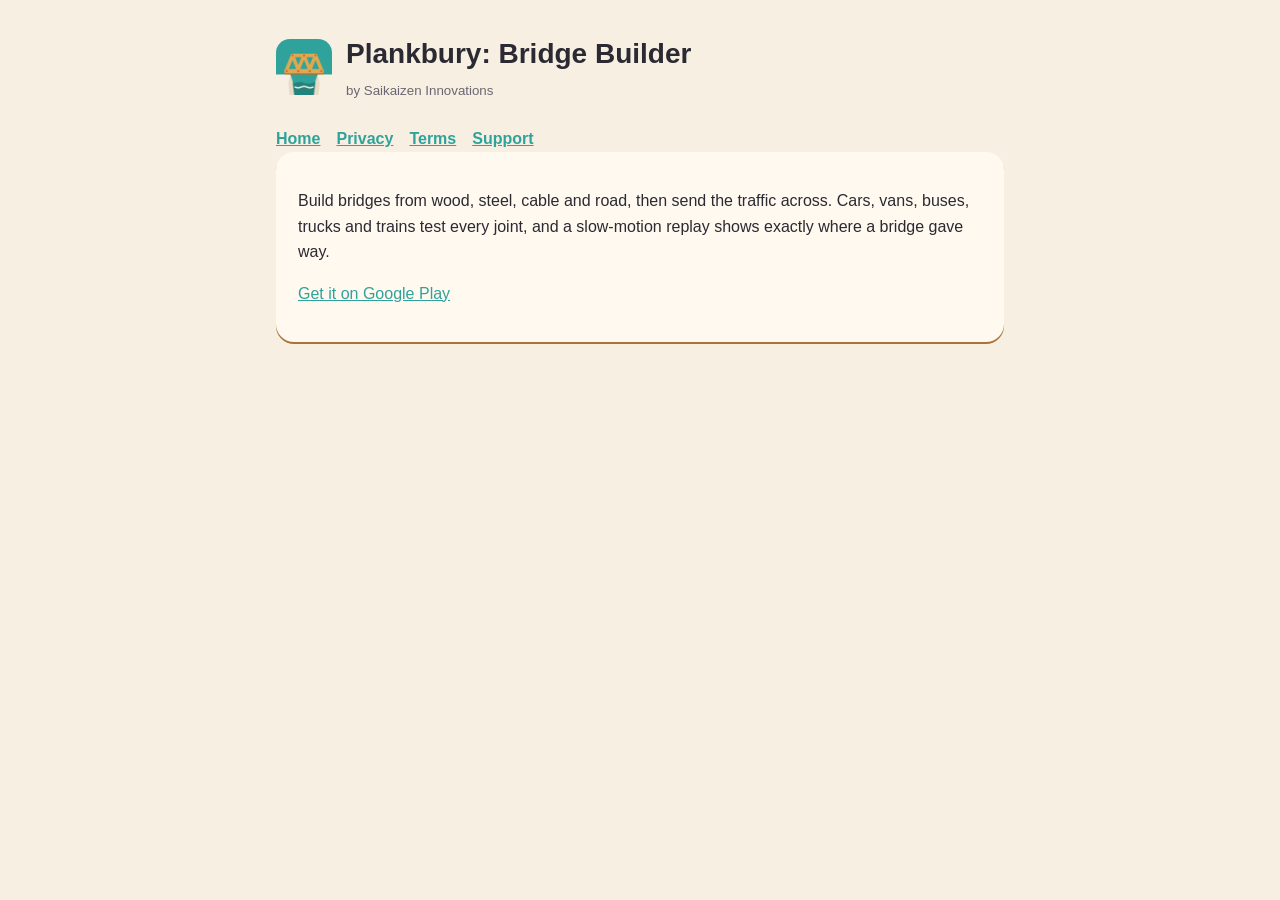
<file: index.html>
<!doctype html><html lang="en"><head><meta charset="utf-8"><meta name="viewport" content="width=device-width,initial-scale=1"><link rel="stylesheet" href="style.css"><title>Plankbury: Bridge Builder</title></head><body><main><header><img src="icon.png" alt=""><div><h1>Plankbury: Bridge Builder</h1><small>by Saikaizen Innovations</small></div></header><nav><a href="index.html">Home</a><a href="privacy.html">Privacy</a><a href="terms.html">Terms</a><a href="support.html">Support</a></nav>
<div class="card"><p>Build bridges from wood, steel, cable and road, then send the traffic across. Cars, vans, buses, trucks and trains test every joint, and a slow-motion replay shows exactly where a bridge gave way.</p>
<p><a href="https://play.google.com/store/apps/details?id=com.saikaizen.bridgebuilder">Get it on Google Play</a></p></div></main></body></html>
</file>
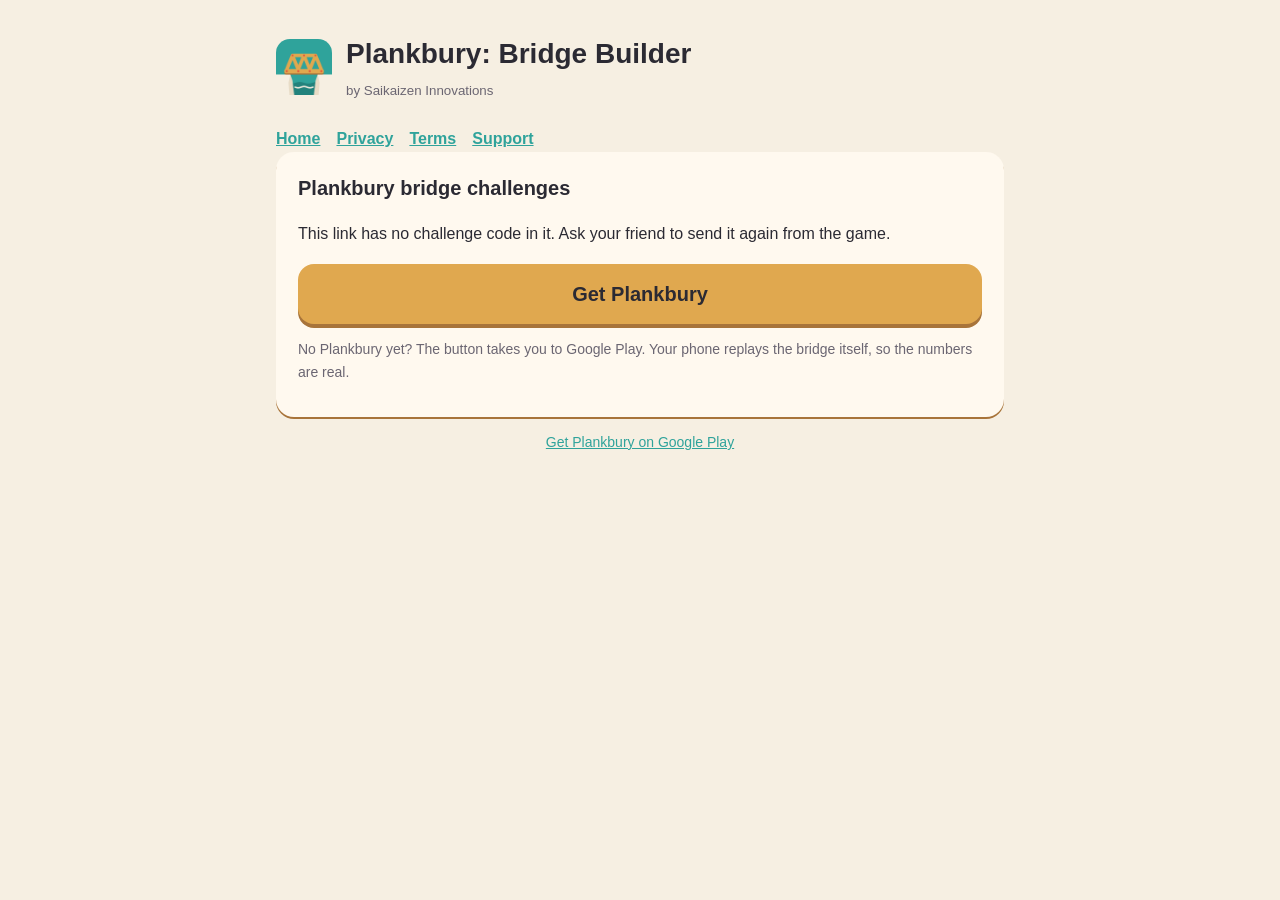
<file: c/index.html>
<!doctype html><html lang="en"><head><meta charset="utf-8"><meta name="viewport" content="width=device-width,initial-scale=1"><meta name="robots" content="noindex"><link rel="stylesheet" href="../style.css"><title>Bridge challenge - Plankbury</title>
<meta property="og:title" content="Can you beat my bridge?"><meta property="og:description" content="A Plankbury: Bridge Builder challenge. Build it cheaper and send it back."><meta property="og:image" content="https://saurabhthesuperhero.github.io/bridge-builder-site/icon.png">
<style>
.open{display:block;text-align:center;background:var(--honey);color:#2B2A33;font-weight:800;font-size:20px;text-decoration:none;padding:14px 18px;border-radius:16px;box-shadow:0 4px 0 var(--deep);margin:18px 0 8px}
.open:active{transform:translateY(3px);box-shadow:0 1px 0 var(--deep)}
.code{display:flex;gap:8px;align-items:stretch;margin-top:8px}
.code code{flex:1;min-width:0;overflow-wrap:anywhere;font-size:13px;line-height:1.35;background:var(--paper);border:1px solid var(--soft);border-radius:12px;padding:8px 10px;max-height:96px;overflow:auto}
.code button{border:0;border-radius:12px;background:var(--teal);color:#FFF9EF;font-weight:800;font-size:15px;padding:0 16px;cursor:pointer;min-height:48px}
.big{font-size:34px;font-weight:800;color:var(--deep);margin:4px 0 0}
.muted{color:var(--soft);font-size:14px}
</style></head><body><main><header><img src="../icon.png" alt=""><div><h1>Plankbury: Bridge Builder</h1><small>by Saikaizen Innovations</small></div></header><nav><a href="../index.html">Home</a><a href="../privacy.html">Privacy</a><a href="../terms.html">Terms</a><a href="../support.html">Support</a></nav>
<div class="card" id="card">
<h2 id="title" style="margin-top:0">A bridge challenge for you</h2>
<p id="who">A friend built a bridge in Plankbury and wants to see if you can build it cheaper.</p>
<p class="big" id="cost" hidden></p>
<a class="open" id="open" href="https://play.google.com/store/apps/details?id=com.saikaizen.bridgebuilder">Open in Plankbury</a>
<p class="muted" id="hint">No Plankbury yet? The button takes you to Google Play. Your phone replays the bridge itself, so the numbers are real.</p>
<div id="codebox" hidden>
<p class="muted" style="margin:14px 0 0">Or copy the code and paste it in Plankbury: Home, then the envelope button.</p>
<div class="code"><code id="code"></code><button id="copy" type="button">Copy</button></div>
</div>
</div>
<p class="muted" style="text-align:center"><a href="https://play.google.com/store/apps/details?id=com.saikaizen.bridgebuilder">Get Plankbury on Google Play</a></p>
</main>
<script>
(function(){
  var PLAY='https://play.google.com/store/apps/details?id=com.saikaizen.bridgebuilder';
  var raw=(location.hash||'').replace(/^#/,'');
  var m=raw.match(/PB[A-Za-z0-9_-]{6,}/);
  if(!m){
    document.getElementById('title').textContent='Plankbury bridge challenges';
    document.getElementById('who').textContent='This link has no challenge code in it. Ask your friend to send it again from the game.';
    document.getElementById('open').textContent='Get Plankbury';
    return;
  }
  var code=m[0];
  var android=/Android/i.test(navigator.userAgent);
  var open=document.getElementById('open');
  if(android){
    open.href='intent://c/'+code+'#Intent;scheme=plankbury;package=com.saikaizen.bridgebuilder;S.browser_fallback_url='+encodeURIComponent(PLAY)+';end';
  }else{
    open.textContent='Get Plankbury on Google Play';
    document.getElementById('hint').textContent='Plankbury is an Android game. Open this link on your Android phone to play the challenge.';
  }
  document.getElementById('code').textContent=code;
  document.getElementById('codebox').hidden=false;
  document.getElementById('copy').onclick=function(){
    var b=this;
    function done(){b.textContent='Copied';setTimeout(function(){b.textContent='Copy';},1800);}
    if(navigator.clipboard&&navigator.clipboard.writeText){navigator.clipboard.writeText(code).then(done,fallback);}else{fallback();}
    function fallback(){var r=document.createRange();r.selectNodeContents(document.getElementById('code'));var s=getSelection();s.removeAllRanges();s.addRange(r);try{document.execCommand('copy');done();}catch(e){}}
  };
  // Best effort: read the friend's name, level and cost from the code
  // (same format as lib/social/challenge_code.dart). Any failure keeps the
  // generic text.
  try{
    var b64=code.slice(2).replace(/-/g,'+').replace(/_/g,'/');
    while(b64.length%4)b64+='=';
    var bin=atob(b64),bytes=new Uint8Array(bin.length);
    for(var i=0;i<bin.length;i++)bytes[i]=bin.charCodeAt(i);
    var head=bytes[0];
    if((head&15)!==1||(head&16))return;
    var body=bytes.subarray(1,bytes.length-4);
    var inflate=(head&32)?(typeof DecompressionStream==='function'?new Response(new Blob([body]).stream().pipeThrough(new DecompressionStream('deflate-raw'))).arrayBuffer().then(function(a){return new Uint8Array(a);}):null):Promise.resolve(body);
    if(!inflate)return;
    inflate.then(function(u){
      var p=0;
      function v(){var x=0,s=0,c;do{c=u[p++];x+=(c&127)*Math.pow(2,s);s+=7;}while(c>=128&&p<u.length);return x;}
      function str(){var n=v(),t=new TextDecoder().decode(u.subarray(p,p+n));p+=n;return t;}
      v();var level=str(),cost=v();v();var name=str();
      var who=(name||'A friend').replace(/[<>&]/g,'');
      var lv=level.match(/^w(\d+)-0?(\d+)$/);
      var where=lv?'level '+lv[1]+'-'+lv[2]:'a level';
      document.getElementById('title').textContent=who+' challenges you';
      document.getElementById('who').textContent=who+' built a bridge on '+where+' in Plankbury. Can you build one that holds for less?';
      var c=document.getElementById('cost');
      c.textContent='Beat $'+cost.toLocaleString('en-US');
      c.hidden=false;
      document.title=who+' challenges you - Plankbury';
    }).catch(function(){});
  }catch(e){}
})();
</script>
</body></html>
</file>
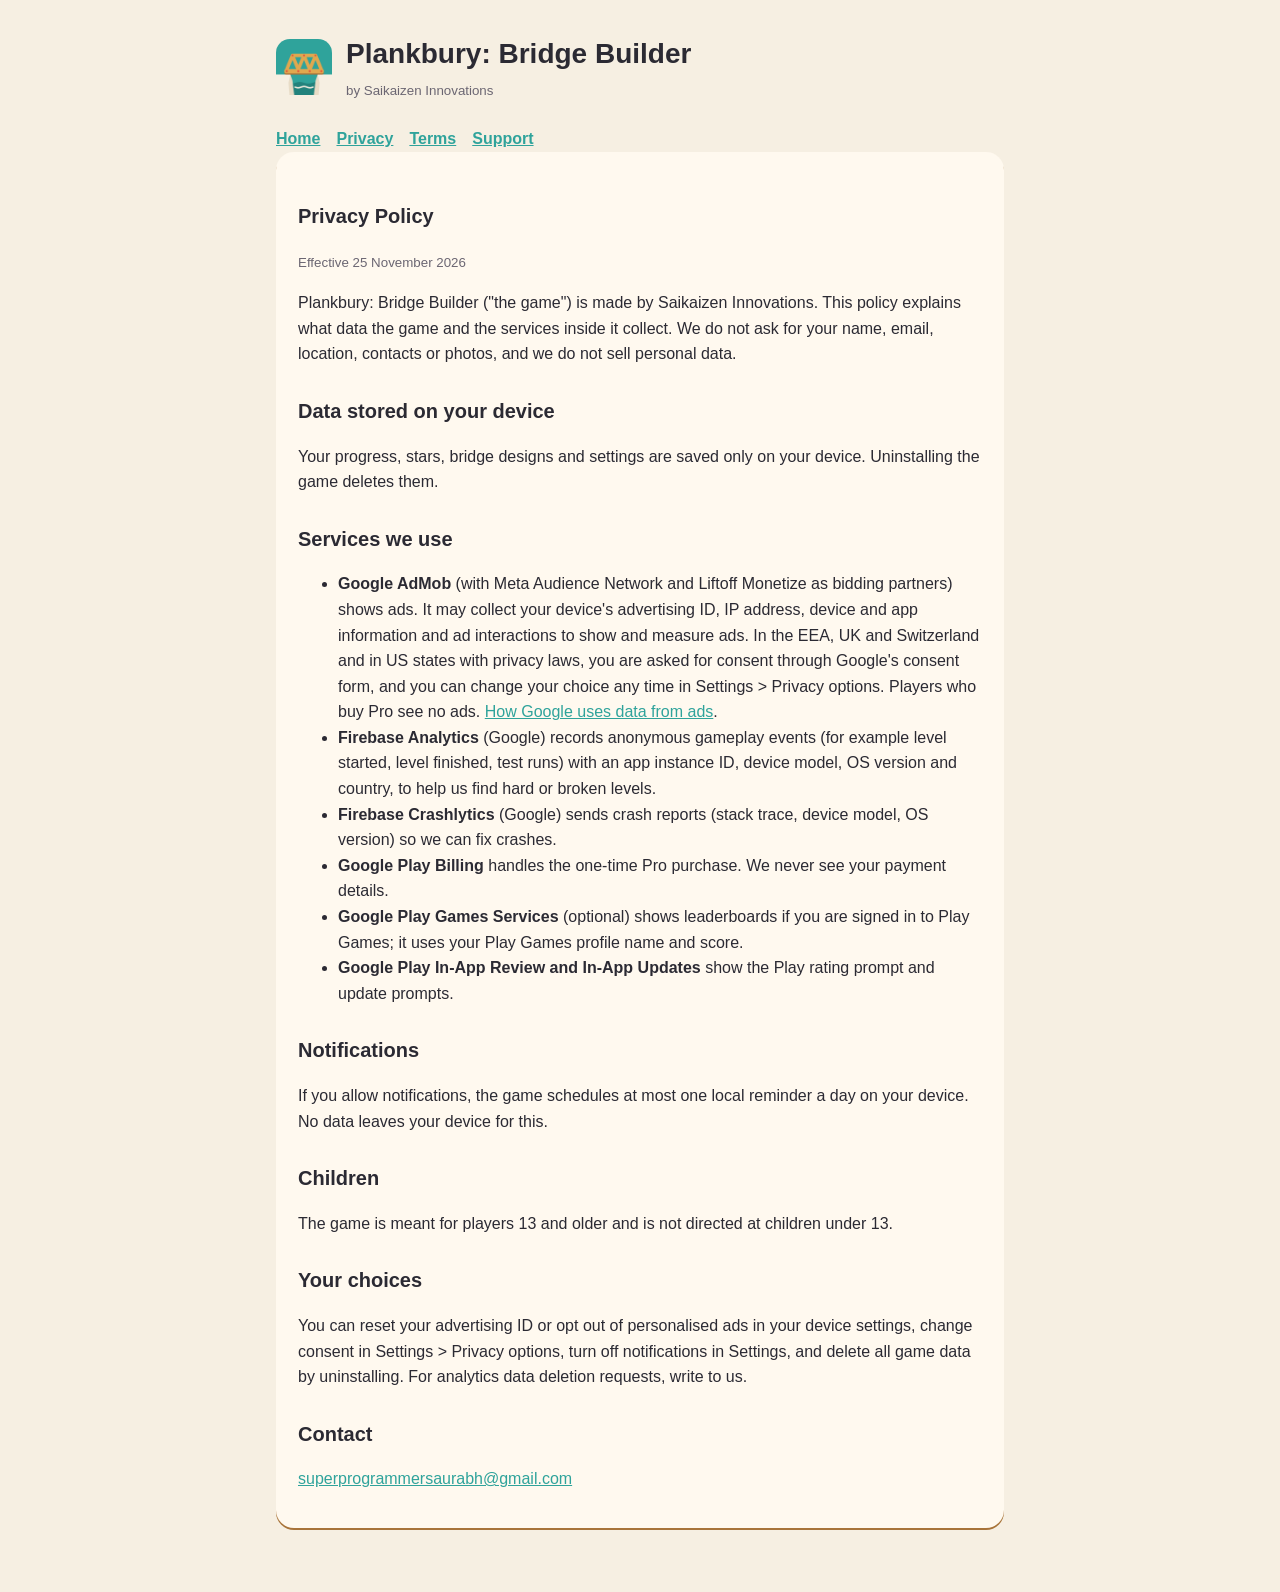
<file: privacy.html>
<!doctype html><html lang="en"><head><meta charset="utf-8"><meta name="viewport" content="width=device-width,initial-scale=1"><link rel="stylesheet" href="style.css"><title>Privacy Policy - Plankbury</title></head><body><main><header><img src="icon.png" alt=""><div><h1>Plankbury: Bridge Builder</h1><small>by Saikaizen Innovations</small></div></header><nav><a href="index.html">Home</a><a href="privacy.html">Privacy</a><a href="terms.html">Terms</a><a href="support.html">Support</a></nav><div class="card">
<h2>Privacy Policy</h2><p><small>Effective 25 November 2026</small></p>
<p>Plankbury: Bridge Builder ("the game") is made by Saikaizen Innovations. This policy explains what data the game and the services inside it collect. We do not ask for your name, email, location, contacts or photos, and we do not sell personal data.</p>
<h2>Data stored on your device</h2><p>Your progress, stars, bridge designs and settings are saved only on your device. Uninstalling the game deletes them.</p>
<h2>Services we use</h2>
<ul>
<li><b>Google AdMob</b> (with Meta Audience Network and Liftoff Monetize as bidding partners) shows ads. It may collect your device's advertising ID, IP address, device and app information and ad interactions to show and measure ads. In the EEA, UK and Switzerland and in US states with privacy laws, you are asked for consent through Google's consent form, and you can change your choice any time in Settings &gt; Privacy options. Players who buy Pro see no ads. <a href="https://policies.google.com/technologies/ads">How Google uses data from ads</a>.</li>
<li><b>Firebase Analytics</b> (Google) records anonymous gameplay events (for example level started, level finished, test runs) with an app instance ID, device model, OS version and country, to help us find hard or broken levels.</li>
<li><b>Firebase Crashlytics</b> (Google) sends crash reports (stack trace, device model, OS version) so we can fix crashes.</li>
<li><b>Google Play Billing</b> handles the one-time Pro purchase. We never see your payment details.</li>
<li><b>Google Play Games Services</b> (optional) shows leaderboards if you are signed in to Play Games; it uses your Play Games profile name and score.</li>
<li><b>Google Play In-App Review and In-App Updates</b> show the Play rating prompt and update prompts.</li>
</ul>
<h2>Notifications</h2><p>If you allow notifications, the game schedules at most one local reminder a day on your device. No data leaves your device for this.</p>
<h2>Children</h2><p>The game is meant for players 13 and older and is not directed at children under 13.</p>
<h2>Your choices</h2><p>You can reset your advertising ID or opt out of personalised ads in your device settings, change consent in Settings &gt; Privacy options, turn off notifications in Settings, and delete all game data by uninstalling. For analytics data deletion requests, write to us.</p>
<h2>Contact</h2><p><a href="mailto:superprogrammersaurabh@gmail.com">superprogrammersaurabh@gmail.com</a></p>
</div></main></body></html>
</file>
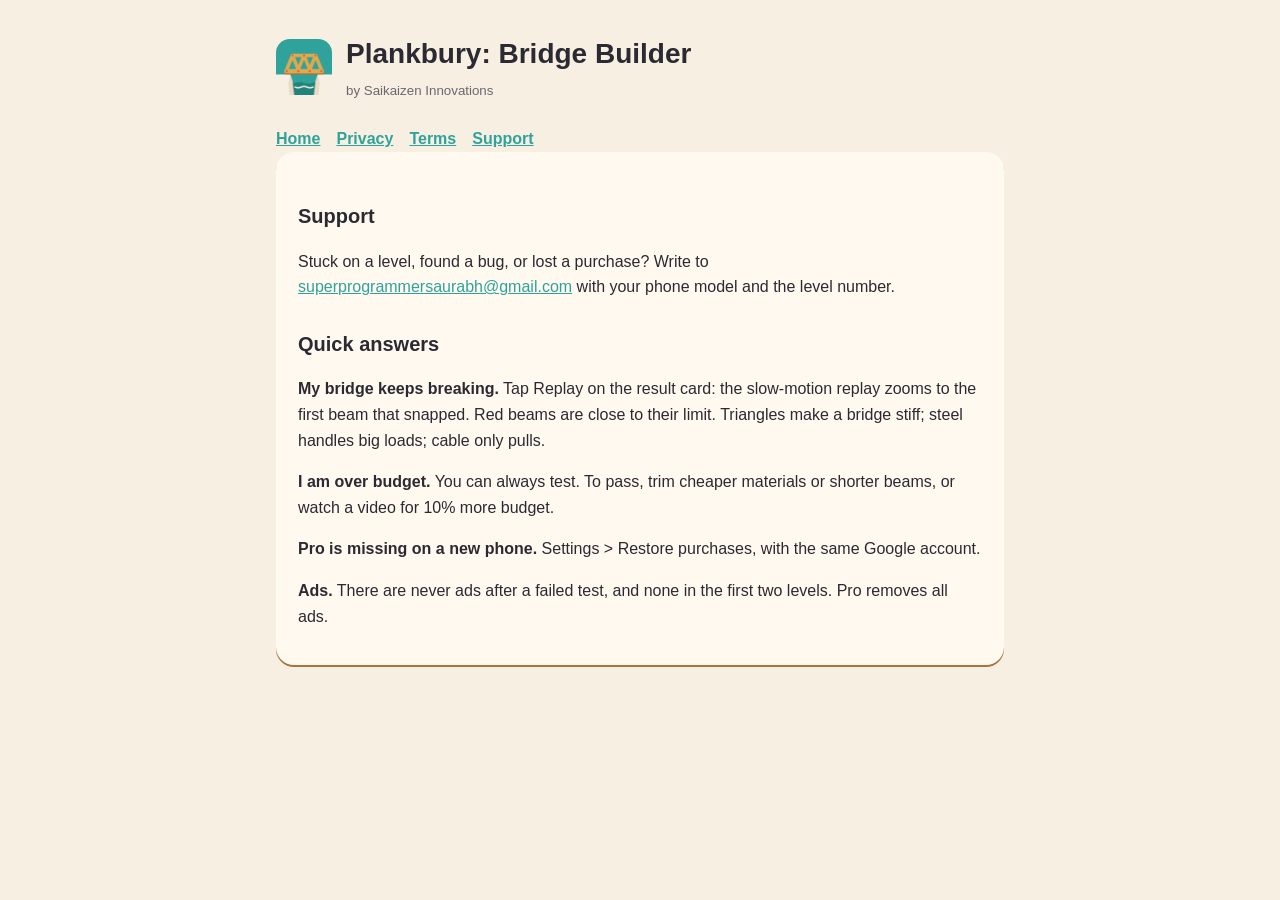
<file: support.html>
<!doctype html><html lang="en"><head><meta charset="utf-8"><meta name="viewport" content="width=device-width,initial-scale=1"><link rel="stylesheet" href="style.css"><title>Support - Plankbury</title></head><body><main><header><img src="icon.png" alt=""><div><h1>Plankbury: Bridge Builder</h1><small>by Saikaizen Innovations</small></div></header><nav><a href="index.html">Home</a><a href="privacy.html">Privacy</a><a href="terms.html">Terms</a><a href="support.html">Support</a></nav><div class="card">
<h2>Support</h2><p>Stuck on a level, found a bug, or lost a purchase? Write to <a href="mailto:superprogrammersaurabh@gmail.com">superprogrammersaurabh@gmail.com</a> with your phone model and the level number.</p>
<h2>Quick answers</h2>
<p><b>My bridge keeps breaking.</b> Tap Replay on the result card: the slow-motion replay zooms to the first beam that snapped. Red beams are close to their limit. Triangles make a bridge stiff; steel handles big loads; cable only pulls.</p>
<p><b>I am over budget.</b> You can always test. To pass, trim cheaper materials or shorter beams, or watch a video for 10% more budget.</p>
<p><b>Pro is missing on a new phone.</b> Settings &gt; Restore purchases, with the same Google account.</p>
<p><b>Ads.</b> There are never ads after a failed test, and none in the first two levels. Pro removes all ads.</p>
</div></main></body></html>
</file>
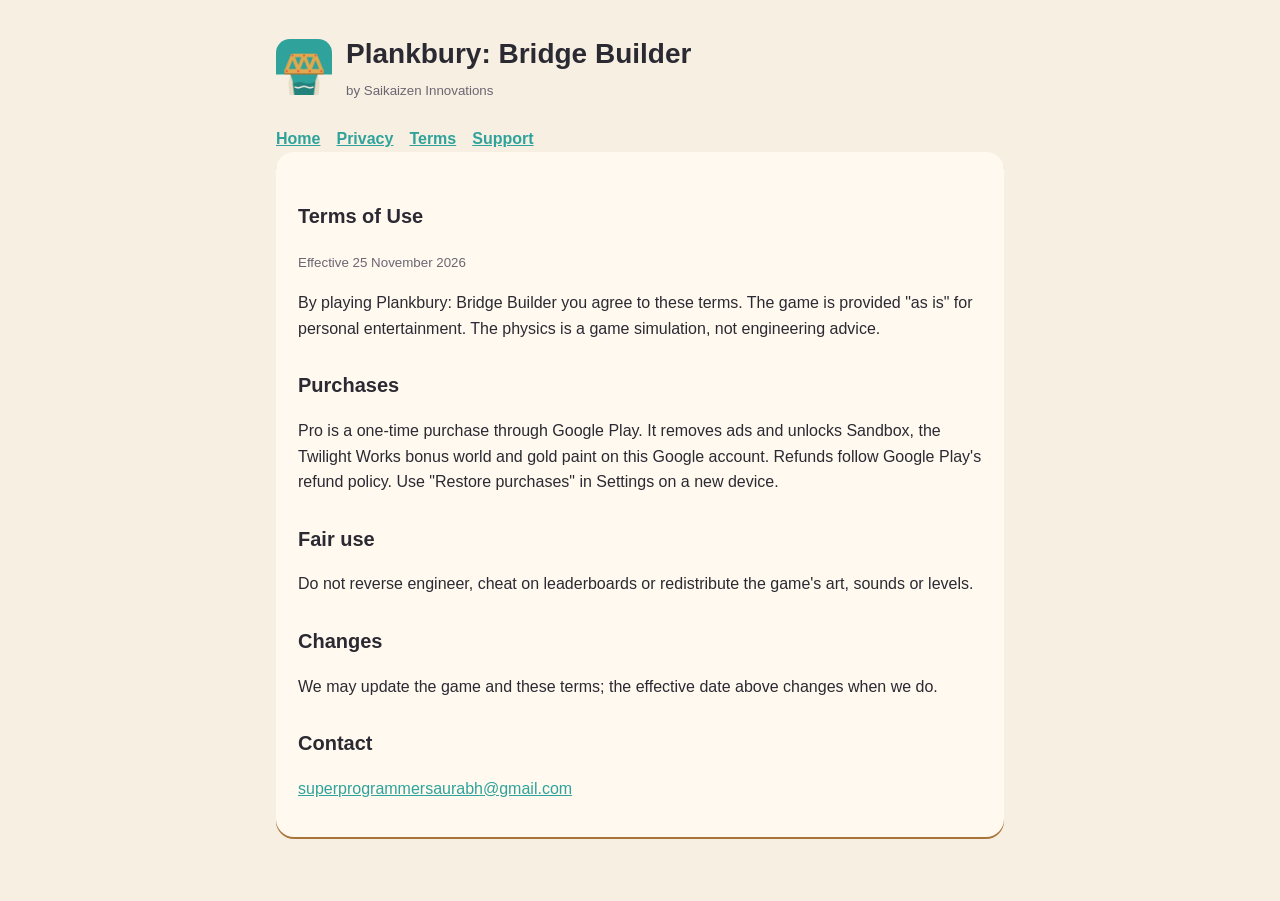
<file: terms.html>
<!doctype html><html lang="en"><head><meta charset="utf-8"><meta name="viewport" content="width=device-width,initial-scale=1"><link rel="stylesheet" href="style.css"><title>Terms of Use - Plankbury</title></head><body><main><header><img src="icon.png" alt=""><div><h1>Plankbury: Bridge Builder</h1><small>by Saikaizen Innovations</small></div></header><nav><a href="index.html">Home</a><a href="privacy.html">Privacy</a><a href="terms.html">Terms</a><a href="support.html">Support</a></nav><div class="card">
<h2>Terms of Use</h2><p><small>Effective 25 November 2026</small></p>
<p>By playing Plankbury: Bridge Builder you agree to these terms. The game is provided "as is" for personal entertainment. The physics is a game simulation, not engineering advice.</p>
<h2>Purchases</h2><p>Pro is a one-time purchase through Google Play. It removes ads and unlocks Sandbox, the Twilight Works bonus world and gold paint on this Google account. Refunds follow Google Play's refund policy. Use "Restore purchases" in Settings on a new device.</p>
<h2>Fair use</h2><p>Do not reverse engineer, cheat on leaderboards or redistribute the game's art, sounds or levels.</p>
<h2>Changes</h2><p>We may update the game and these terms; the effective date above changes when we do.</p>
<h2>Contact</h2><p><a href="mailto:superprogrammersaurabh@gmail.com">superprogrammersaurabh@gmail.com</a></p>
</div></main></body></html>
</file>
<file: style.css>
:root{--paper:#F6EFE2;--card:#FFF9EF;--ink:#2B2A33;--soft:#6B6672;--honey:#E0A84F;--deep:#A8743A;--teal:#2FA39B}
@media (prefers-color-scheme:dark){:root{--paper:#1F2230;--card:#2A2E40;--ink:#F3EBDD;--soft:#B9B2C4}}
*{box-sizing:border-box}body{margin:0;background:var(--paper);color:var(--ink);font:16px/1.6 -apple-system,Segoe UI,Roboto,Helvetica,Arial,sans-serif}
main{max-width:760px;margin:0 auto;padding:32px 16px 64px}header{display:flex;align-items:center;gap:14px;margin-bottom:24px}
header img{width:56px;height:56px;border-radius:14px}h1{font-size:28px;margin:0}h2{font-size:20px;margin-top:28px}
.card{background:var(--card);border-radius:18px;padding:20px 22px;box-shadow:0 2px 0 var(--deep)}
a{color:var(--teal)}nav a{margin-right:16px;font-weight:600}small{color:var(--soft)}
</file>
